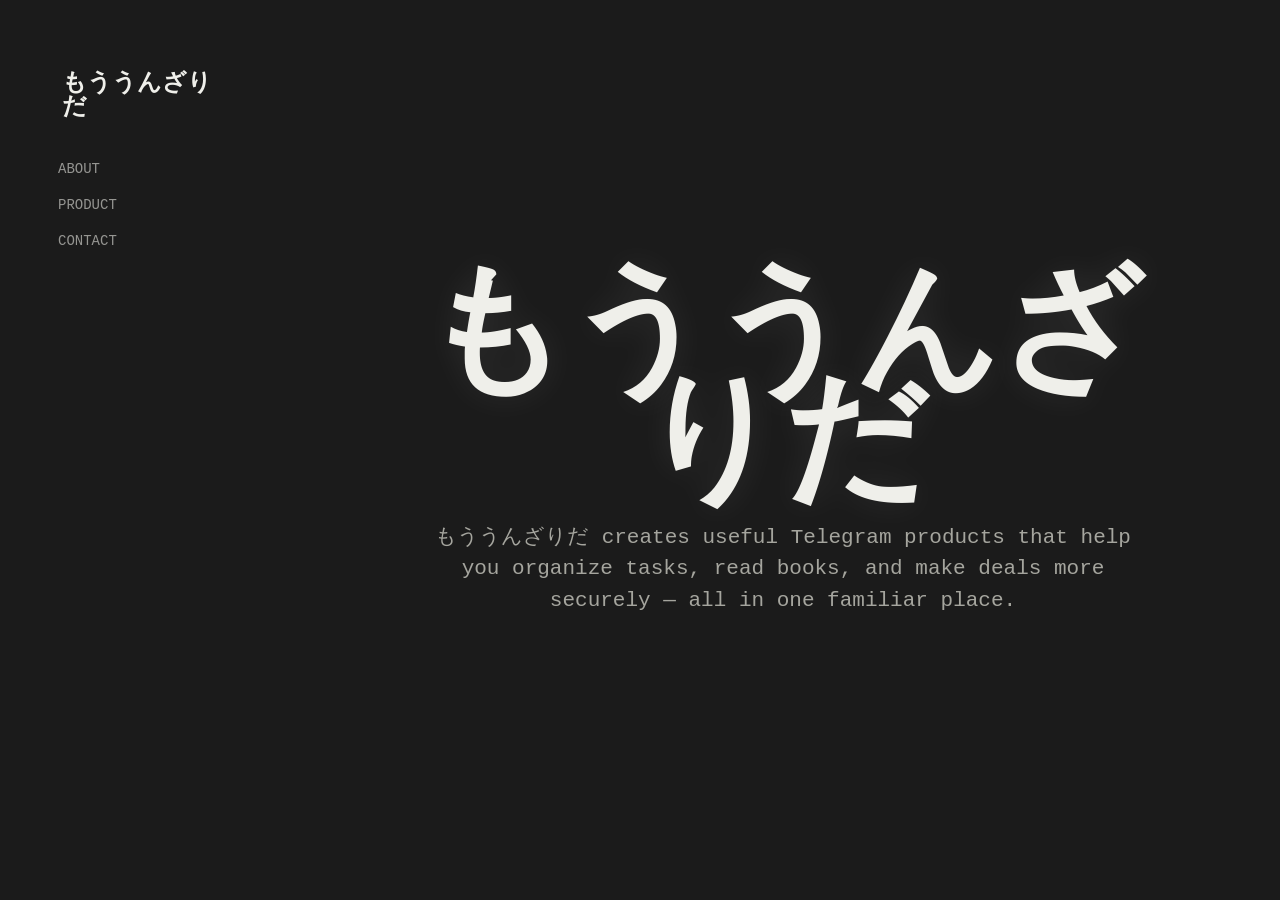
<file: index.html>
<!doctype html>
<html lang="en">
  <head>
    <meta charset="utf-8">
    <meta name="viewport" content="width=device-width, initial-scale=1">
    <title>もううんざりだ</title>
    <link rel="stylesheet" href="styles.css">
  </head>
  <body>
    <aside class="side-nav" aria-label="Primary navigation">
      <a class="brand" href="index.html" aria-current="page" aria-label="Dump Labs home">
        <span class="brand-mark"></span>
        <span>もううんざりだ</span>
      </a>

      <nav class="nav-links">
        <a href="about.html">about</a>
        <a href="product.html">product</a>
        <a href="contact.html">contact</a>
      </nav>
    </aside>

    <main class="home-main">
      <section class="hero" aria-label="Dump Labs">
        <div class="hero-content">
          <h1 class="logo-type" aria-label="Dump Labs">
            <span>もううんざりだ</span>
          </h1>
          <p class="hero-copy hero-copy-secondary">
            もううんざりだ creates useful Telegram products that help you organize tasks, read books,
            and make deals more securely — all in one familiar place.
          </p>
        </div>
      </section>
    </main>
  </body>
</html>
</file>
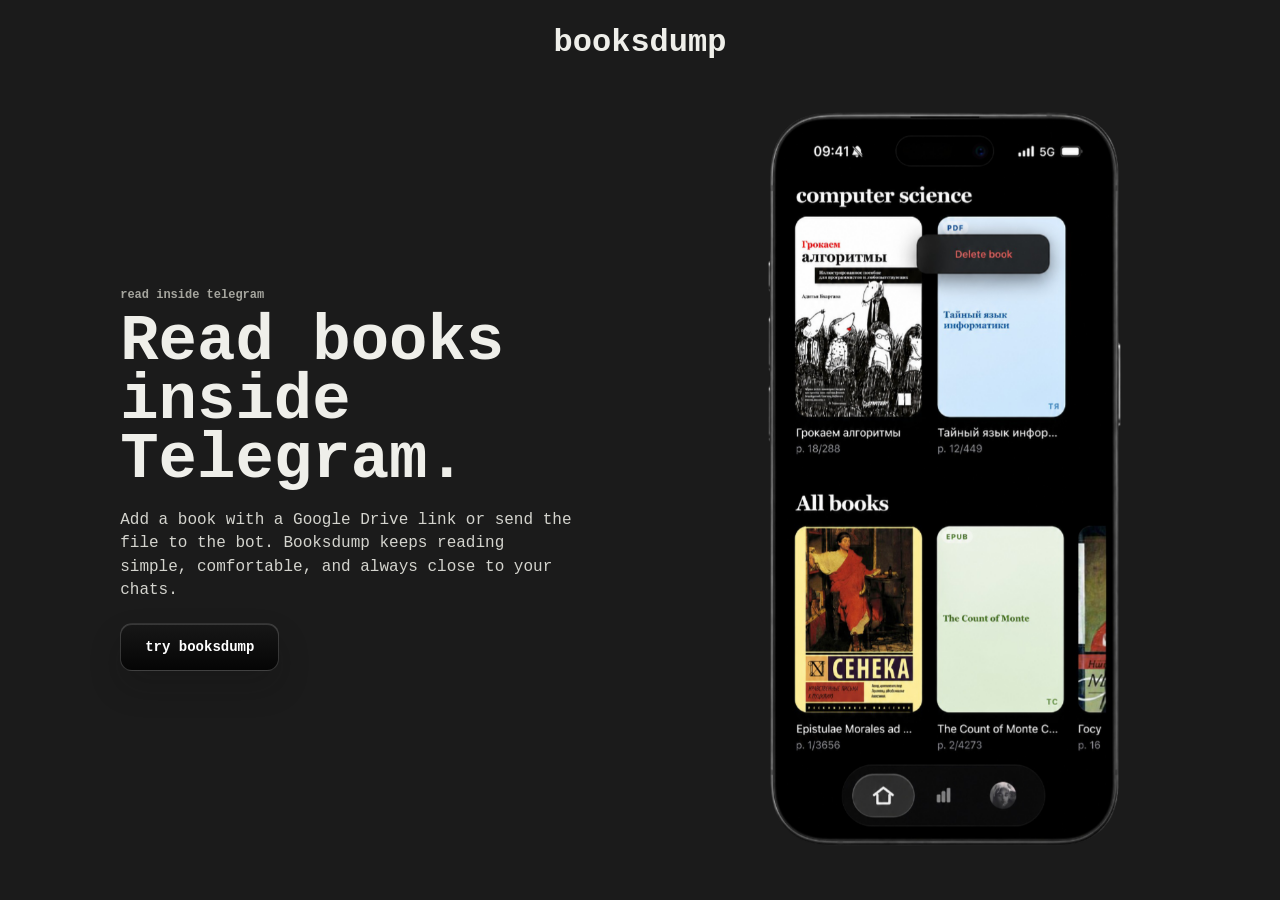
<file: booksdump/index.html>
<!doctype html>
<html lang="en">
  <head>
    <meta charset="utf-8">
    <meta name="viewport" content="width=device-width, initial-scale=1">
    <title>Booksdump | Dump Labs</title>
    <link rel="stylesheet" href="../styles.css">
  </head>
  <body class="booksdump-body">
    <main class="booksdump-page" aria-label="Booksdump">
      <header class="booksdump-topbar">
        <a href="../product.html" aria-label="Back to Dump Labs products">
          <strong>booksdump</strong>
        </a>
      </header>

      <section class="booksdump-hero">
        <p class="booksdump-kicker">read inside telegram</p>
        <h1>Read books inside Telegram.</h1>
        <p>
          Add a book with a Google Drive link or send the file to the bot. Booksdump keeps reading
          simple, comfortable, and always close to your chats.
        </p>
        <a class="booksdump-button" href="https://t.me/BkDump_bot" aria-label="Try Booksdump">try booksdump</a>
      </section>

      <section class="booksdump-preview" aria-label="Booksdump screenshot preview">
        <img
          class="booksdump-screenshot"
          src="assets/booksdump-screen.png"
          srcset="assets/booksdump-screen.png 1x, assets/booksdump-screen@2x.png 2x"
          alt="Booksdump app screenshot"
        >
      </section>
    </main>
  </body>
</html>
</file>
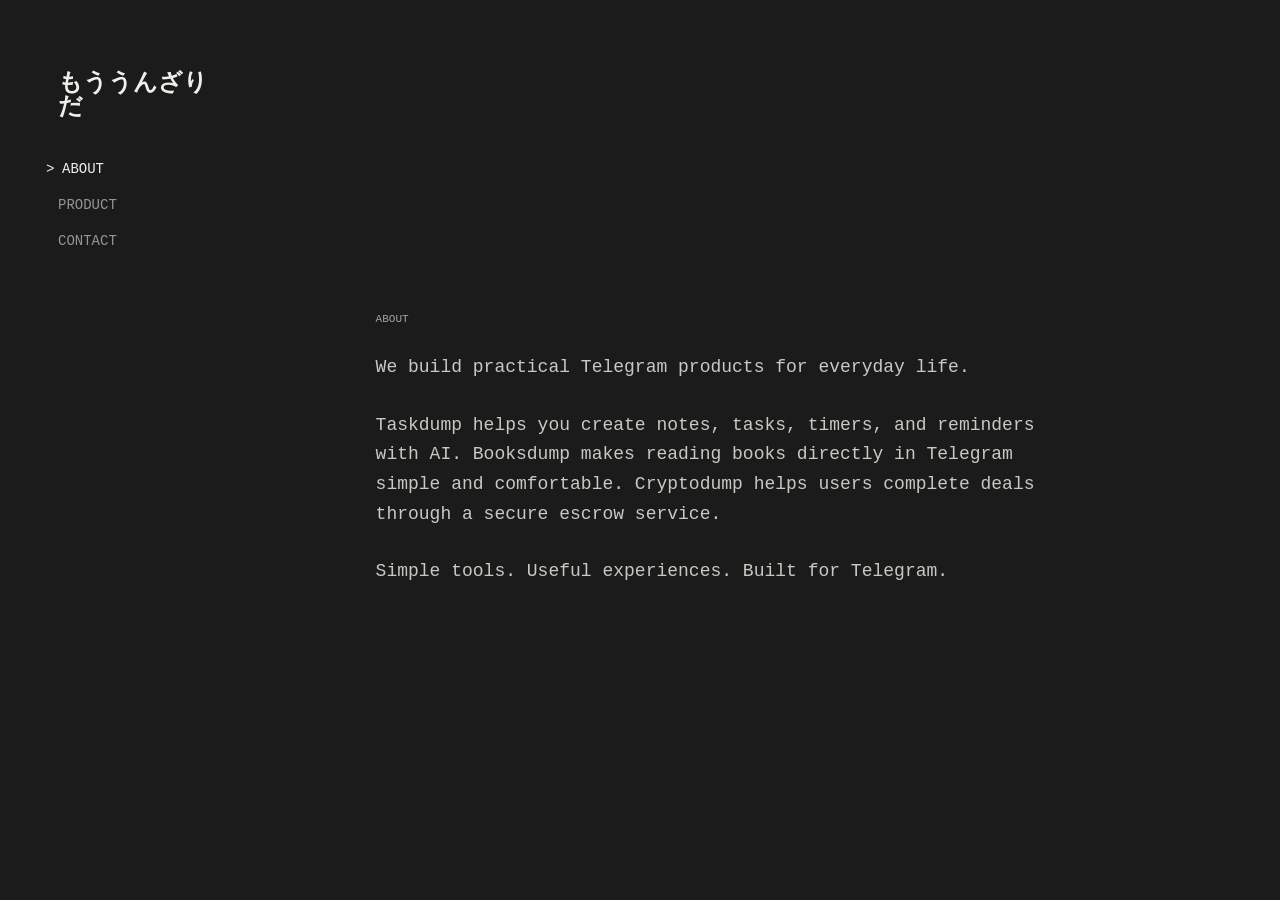
<file: about.html>
<!doctype html>
<html lang="en">
  <head>
    <meta charset="utf-8">
    <meta name="viewport" content="width=device-width, initial-scale=1">
    <title>About | もううんざりだ</title>
    <link rel="stylesheet" href="styles.css">
  </head>
  <body>
    <aside class="side-nav" aria-label="Primary navigation">
      <a class="brand" href="index.html" aria-label="もううんざりだ home">
        <span class="brand-mark"></span>
        <span>もううんざりだ</span>
      </a>

      <nav class="nav-links">
        <a href="about.html" aria-current="page">about</a>
        <a href="product.html">product</a>
        <a href="contact.html">contact</a>
      </nav>
    </aside>

    <main class="page-main">
      <section class="page-section about-copy">
        <p class="section-kicker">about</p>
        <p>
          We build practical Telegram products for everyday life.
        </p>
        <p>
          Taskdump helps you create notes, tasks, timers, and reminders with AI.
          Booksdump makes reading books directly in Telegram simple and comfortable.
          Cryptodump helps users complete deals through a secure escrow service.
        </p>
        <p>
          Simple tools. Useful experiences. Built for Telegram.
        </p>
      </section>
    </main>
  </body>
</html>
</file>
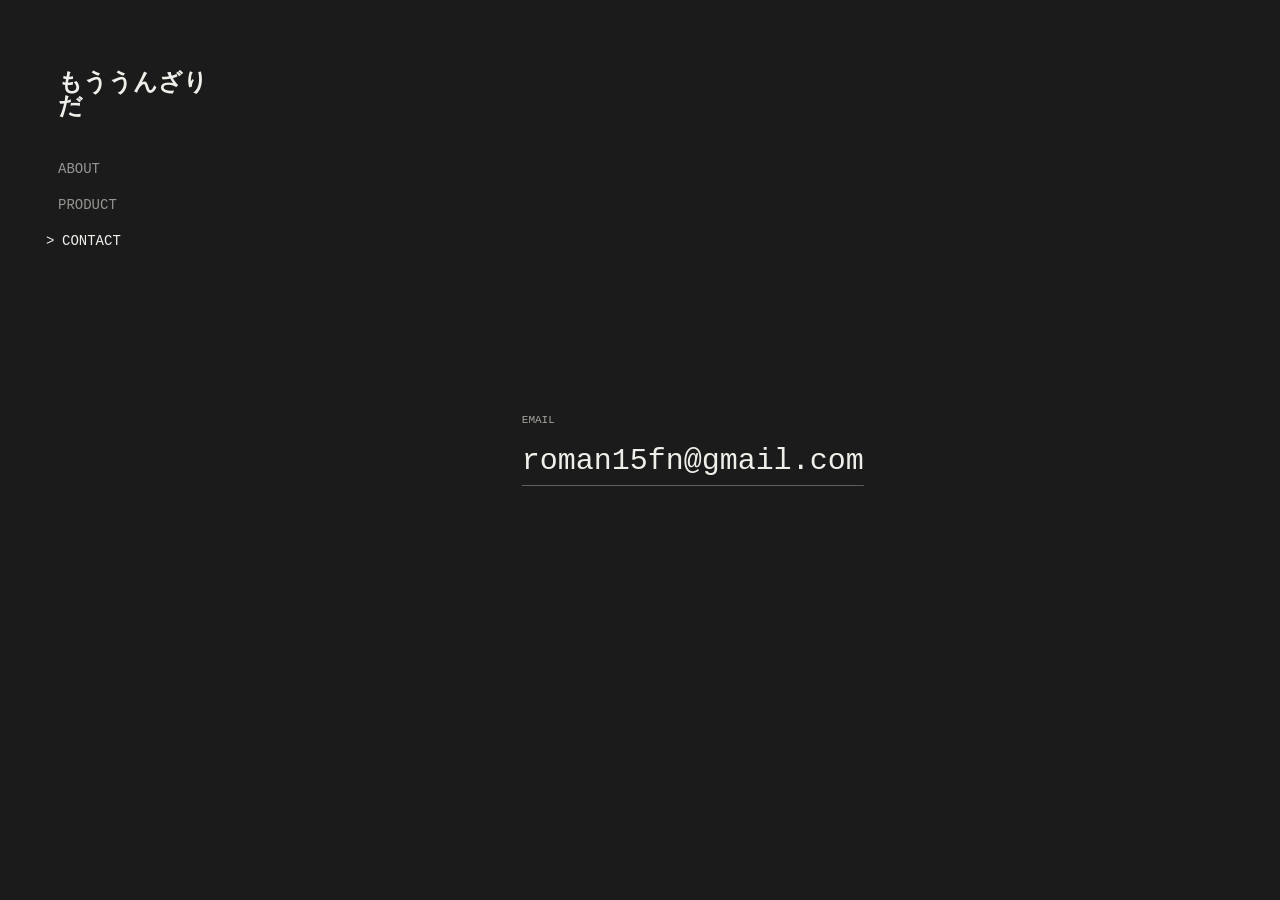
<file: contact.html>
<!doctype html>
<html lang="en">
  <head>
    <meta charset="utf-8">
    <meta name="viewport" content="width=device-width, initial-scale=1">
    <title>Contact | もううんざりだ</title>
    <link rel="stylesheet" href="styles.css">
  </head>
  <body>
    <aside class="side-nav" aria-label="Primary navigation">
      <a class="brand" href="index.html" aria-label="もううんざりだ home">
        <span class="brand-mark"></span>
        <span>もううんざりだ</span>
      </a>

      <nav class="nav-links">
        <a href="about.html">about</a>
        <a href="product.html">product</a>
        <a href="contact.html" aria-current="page">contact</a>
      </nav>
    </aside>

    <main class="page-main contact-main">
      <section class="contact-page" aria-label="Contact">
        <div class="contact-email">
          <p class="section-kicker">Email</p>
          <a class="contact-link" href="mailto:roman15fn@gmail.com">roman15fn@gmail.com</a>
        </div>
        </div>
      </section>
    </main>
  </body>
</html>
</file>
<file: styles.css>
:root {
  color-scheme: dark;
  --bg: #1b1b1b;
  --side: #1b1b1b;
  --surface: #1b1b1b;
  --line: rgba(236, 236, 228, 0.16);
  --line-strong: rgba(236, 236, 228, 0.32);
  --text: #efefea;
  --muted: #a5a59e;
  --dim: #6f6f69;
  --font-main: "SFMono-Regular", Consolas, "Liberation Mono", monospace;
}

* {
  box-sizing: border-box;
}

body {
  min-height: 100vh;
  margin: 0;
  background: var(--bg);
  color: var(--text);
  font-family: var(--font-main);
}

a {
  color: inherit;
  text-decoration: none;
}

.side-nav {
  position: fixed;
  inset: 0 auto 0 0;
  z-index: 10;
  width: 286px;
  padding: 72px 58px;
  background: var(--side);
}

.brand,
.nav-links a {
  display: flex;
  align-items: center;
  width: fit-content;
  font-family: var(--font-main);
  font-size: 14px;
  line-height: 1;
  letter-spacing: 0;
  text-transform: uppercase;
}

.brand {
  color: var(--text);
  font-size: 24px;
  font-weight: 800;
}

.brand-mark {
  display: none;
}

.nav-links {
  display: grid;
  gap: 22px;
  margin-top: 42px;
  color: #cfcfca;
}

.nav-links a {
  position: relative;
  opacity: 0.68;
  transition: color 180ms ease, opacity 180ms ease, transform 180ms ease;
}

.nav-links a::before {
  position: absolute;
  left: -16px;
  content: ">";
  color: var(--text);
  opacity: 0;
  transition: opacity 180ms ease;
}

.brand[aria-current="page"],
.nav-links a:hover,
.nav-links a:focus-visible,
.nav-links a[aria-current="page"] {
  color: var(--text);
  opacity: 1;
  outline: none;
  transform: translateX(4px);
}

.nav-links a:hover::before,
.nav-links a:focus-visible::before,
.nav-links a[aria-current="page"]::before {
  opacity: 1;
}

main {
  min-height: 100vh;
  margin-left: 286px;
}

.blank-product-page {
  min-height: 100vh;
  margin-left: 0;
  background: var(--bg);
}

.hero,
.page-main {
  min-height: 100vh;
  background: var(--surface);
}

.hero {
  position: relative;
  display: grid;
  overflow: hidden;
}

.hero-content {
  position: relative;
  z-index: 1;
  place-self: center;
  width: min(820px, calc(100% - 72px));
  text-align: center;
}

.logo-type {
  display: grid;
  gap: 8px;
  margin: 0;
  color: var(--text);
  font-family: var(--font-main);
  font-size: clamp(62px, 11vw, 154px);
  font-weight: 800;
  line-height: 0.78;
  letter-spacing: 0;
  text-transform: uppercase;
  text-shadow: 0 0 34px rgba(255, 255, 255, 0.09);
}

.logo-type span {
  display: block;
}

.hero-copy {
  max-width: 610px;
  margin: 34px auto 0;
  color: #d4d4ce;
  font-size: clamp(16px, 2vw, 21px);
  line-height: 1.5;
}

.hero-copy-secondary {
  max-width: 720px;
  margin-top: 18px;
  color: var(--muted);
}

.page-main {
  position: relative;
  display: grid;
  padding: 88px 7vw;
}

.page-section {
  position: relative;
  z-index: 1;
  align-self: center;
  width: min(980px, 100%);
}

.section-kicker {
  margin: 0 0 24px;
  color: var(--muted);
  font-family: var(--font-main);
  font-size: 11px;
  letter-spacing: 0;
  text-transform: uppercase;
}

.page-section h1 {
  max-width: 840px;
  margin: 0;
  font-size: clamp(42px, 6.6vw, 92px);
  font-weight: 500;
  line-height: 0.96;
  letter-spacing: 0;
}

.page-section > p:not(.section-kicker) {
  max-width: 680px;
  margin: 28px 0 0;
  color: #c9c9c2;
  font-size: 18px;
  line-height: 1.65;
}

.about-copy p {
  max-width: 760px;
}

.product-main {
  place-items: center;
}

.product-hub {
  display: grid;
  grid-template-columns: repeat(3, minmax(0, 1fr));
  gap: clamp(28px, 5vw, 78px);
  width: min(920px, 100%);
}

.product-link {
  display: grid;
  justify-items: center;
  gap: 26px;
  min-height: 190px;
  align-content: center;
  color: var(--text);
  font-family: var(--font-main);
  text-align: center;
  text-transform: uppercase;
  transition: opacity 180ms ease, transform 180ms ease;
}

.product-link span {
  display: inline-block;
  color: var(--dim);
  font-size: 12px;
}

.product-link strong {
  margin: 0;
  font-size: clamp(24px, 3vw, 42px);
  font-weight: 800;
  line-height: 1;
  letter-spacing: 0;
}

.product-link:hover,
.product-link:focus-visible {
  opacity: 0.72;
  outline: none;
  transform: translateY(-4px);
}

.contact-link {
  display: inline-flex;
  padding-bottom: 7px;
  border-bottom: 1px solid var(--line-strong);
  color: var(--text);
  font-size: clamp(18px, 3vw, 30px);
}

.contact-main {
  place-items: center;
}

.contact-page {
  display: grid;
  grid-template-columns: minmax(280px, 1fr);
  gap: 30px;
  align-items: start;
  justify-self: center;
  width: min(420px, 100%);
  transform: translateX(-4vw);
}

.contact-email {
  min-width: 0;
}

.contact-page h1 {
  margin: 0;
  font-size: clamp(54px, 7vw, 92px);
  font-weight: 800;
  line-height: 0.9;
  letter-spacing: 0;
}

.contact-page .section-kicker {
  margin-bottom: 18px;
}

.contact-social {
  min-width: 0;
  padding-bottom: 11px;
}

.social-handle {
  display: inline-flex;
  width: fit-content;
  padding-bottom: 6px;
  border-bottom: 1px solid var(--line-strong);
  color: var(--text);
  font-size: clamp(16px, 1.6vw, 20px);
}

body.booksdump-body {
  overflow: hidden;
  background: var(--bg);
  color: var(--text);
  font-family: var(--font-main);
}

.booksdump-page {
  position: relative;
  display: grid;
  grid-template-columns: minmax(24px, 1fr) minmax(360px, 520px) minmax(270px, 430px) minmax(24px, 1fr);
  grid-template-rows: auto minmax(0, 1fr);
  column-gap: clamp(34px, 7vw, 96px);
  row-gap: clamp(18px, 3vh, 30px);
  height: 100svh;
  min-height: 100svh;
  margin-left: 0;
  padding: clamp(18px, 3vh, 30px) 0;
  overflow: hidden;
  background: var(--bg);
}

.booksdump-topbar {
  position: relative;
  z-index: 2;
  display: flex;
  grid-column: 2 / 4;
  justify-content: center;
}

.booksdump-topbar a {
  display: inline-flex;
  align-items: baseline;
  gap: 8px;
  color: var(--text);
}

.booksdump-topbar strong {
  font-size: clamp(22px, 2.5vw, 32px);
  font-weight: 800;
  line-height: 1;
  letter-spacing: 0;
}

.booksdump-topbar span {
  font-size: clamp(10px, 1.2vw, 13px);
  font-weight: 600;
  color: var(--muted);
}

.booksdump-hero {
  position: relative;
  z-index: 2;
  grid-column: 2;
  grid-row: 2;
  align-self: center;
  justify-self: end;
  width: min(520px, 100%);
  text-align: left;
}

.booksdump-kicker {
  margin: 0 0 10px;
  color: var(--muted);
  font-size: 12px;
  font-weight: 700;
  line-height: 1.2;
}

.booksdump-hero h1 {
  max-width: 520px;
  margin: 0;
  font-size: clamp(42px, 5vw, 78px);
  font-weight: 800;
  line-height: 0.92;
  letter-spacing: 0;
}

.booksdump-hero p:not(.booksdump-kicker) {
  max-width: 460px;
  margin: clamp(16px, 2.2vh, 22px) 0 0;
  color: #d4d4ce;
  font-size: clamp(13px, 1.25vw, 16px);
  line-height: 1.45;
}

.booksdump-button {
  display: inline-flex;
  align-items: center;
  justify-content: center;
  min-width: 148px;
  height: 48px;
  margin-top: clamp(16px, 2.3vh, 24px);
  padding: 0 24px;
  border: 1px solid rgba(255, 255, 255, 0.18);
  border-radius: 12px;
  background: linear-gradient(#171717, #050505);
  box-shadow: 0 16px 32px rgba(16, 16, 16, 0.2), inset 0 1px 0 rgba(255, 255, 255, 0.14);
  color: #fff;
  font-size: 14px;
  font-weight: 800;
}

.booksdump-preview {
  position: relative;
  z-index: 2;
  display: grid;
  grid-column: 3;
  grid-row: 2;
  justify-items: center;
  align-items: center;
  min-height: 0;
  overflow: hidden;
}

.booksdump-screenshot {
  display: block;
  width: auto;
  max-width: min(430px, 100%);
  height: min(82svh, 760px);
  max-height: 100%;
  object-fit: contain;
  image-rendering: auto;
  backface-visibility: hidden;
}

@media (max-width: 860px) {
  .side-nav {
    position: sticky;
    top: 0;
    display: flex;
    align-items: center;
    justify-content: space-between;
    width: 100%;
    height: 62px;
    padding: 0 18px;
    border-right: 0;
  }

  .nav-links {
    display: flex;
    gap: 14px;
    margin-top: 0;
  }

  .brand,
  .nav-links a {
    font-size: 11px;
  }

  .brand {
    font-size: 18px;
  }

  .nav-links a::before {
    display: none;
  }

  .brand[aria-current="page"],
  .nav-links a:hover,
  .nav-links a:focus-visible,
  .nav-links a[aria-current="page"] {
    transform: none;
  }

  main {
    min-height: calc(100vh - 62px);
    margin-left: 0;
  }

  .hero,
  .page-main {
    min-height: calc(100vh - 62px);
  }

  .hero-content {
    width: min(100% - 36px, 560px);
  }

  .logo-type {
    font-size: clamp(58px, 18vw, 96px);
  }

  .hero-copy {
    font-size: 16px;
  }

  .page-main {
    padding: 74px 24px;
  }

  .page-section h1 {
    font-size: clamp(38px, 11vw, 64px);
  }

  .product-hub {
    grid-template-columns: 1fr;
    gap: 16px;
  }

  .product-link {
    min-height: 130px;
  }

  .product-link strong {
    font-size: clamp(28px, 10vw, 42px);
  }

  .contact-page {
    grid-template-columns: 1fr;
    gap: 42px;
    justify-self: stretch;
    transform: none;
  }

  .contact-email,
  .contact-social {
    justify-self: start;
  }

  .contact-social {
    padding-bottom: 0;
  }

  .booksdump-page {
    grid-template-columns: 1fr;
    grid-template-rows: auto auto minmax(0, 1fr);
    gap: 16px;
    padding: 18px 18px 0;
  }

  .booksdump-topbar {
    grid-column: 1;
    grid-row: 1;
  }

  .booksdump-hero {
    grid-column: 1;
    grid-row: 2;
    justify-self: center;
    width: min(100%, 540px);
    margin-top: 18px;
    text-align: center;
  }

  .booksdump-kicker {
    margin-bottom: 9px;
    font-size: 11px;
  }

  .booksdump-hero h1 {
    font-size: clamp(31px, 10vw, 48px);
  }

  .booksdump-hero p:not(.booksdump-kicker) {
    max-width: 440px;
    margin-right: auto;
    margin-left: auto;
    font-size: 13px;
    line-height: 1.42;
  }

  .booksdump-button {
    min-width: 142px;
    height: 46px;
    margin-top: 18px;
    border-radius: 10px;
    font-size: 13px;
  }

  .booksdump-preview {
    grid-column: 1;
    grid-row: 3;
  }

  .booksdump-screenshot {
    max-width: min(360px, 78vw);
    height: min(52svh, 500px);
  }
}

@media (max-width: 480px) {
  .side-nav {
    gap: 18px;
    overflow-x: auto;
  }

  .nav-links {
    min-width: max-content;
  }

  .booksdump-page {
    gap: 12px;
    padding: 16px 14px 0;
  }

  .booksdump-topbar strong {
    font-size: 22px;
  }

  .booksdump-hero h1 {
    font-size: clamp(28px, 9.4vw, 38px);
  }

  .booksdump-hero p:not(.booksdump-kicker) {
    font-size: 12px;
    line-height: 1.35;
  }

  .booksdump-screenshot {
    max-width: min(310px, 82vw);
    height: min(46svh, 390px);
  }
}
</file>
